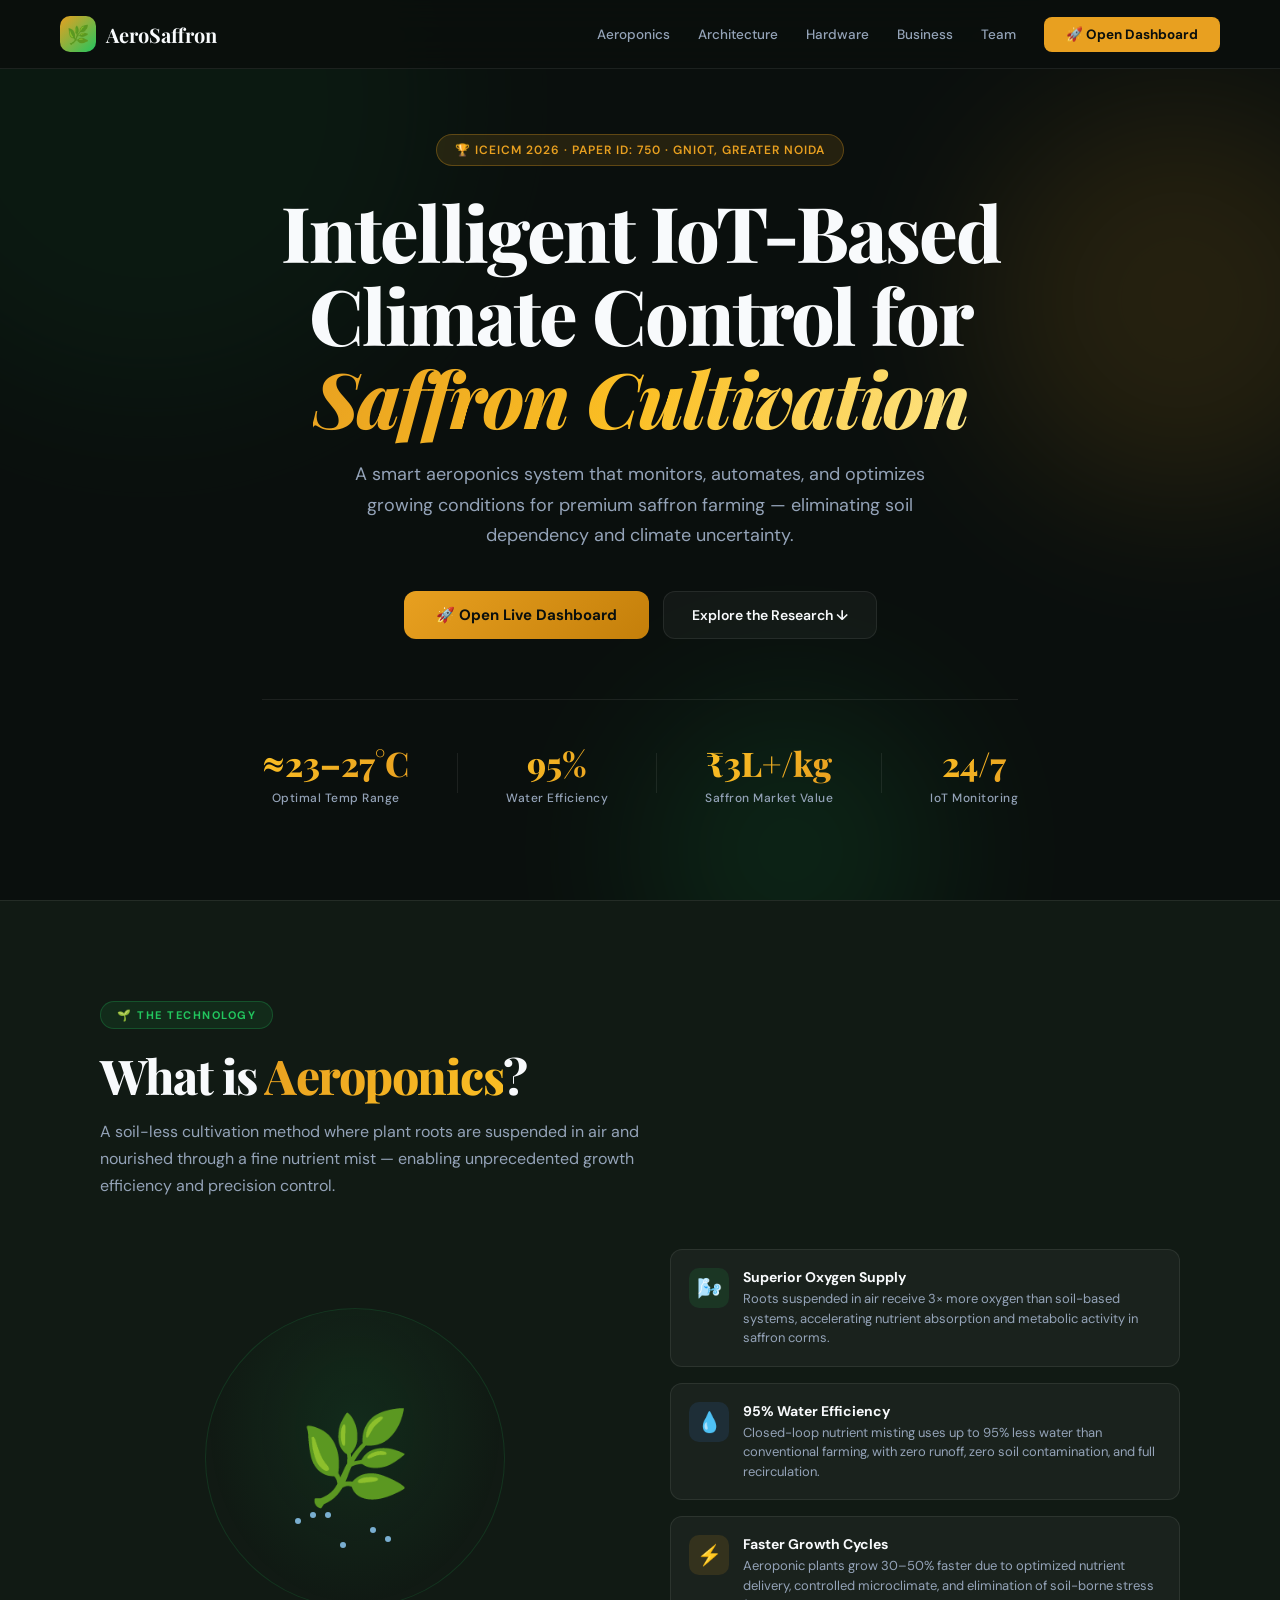
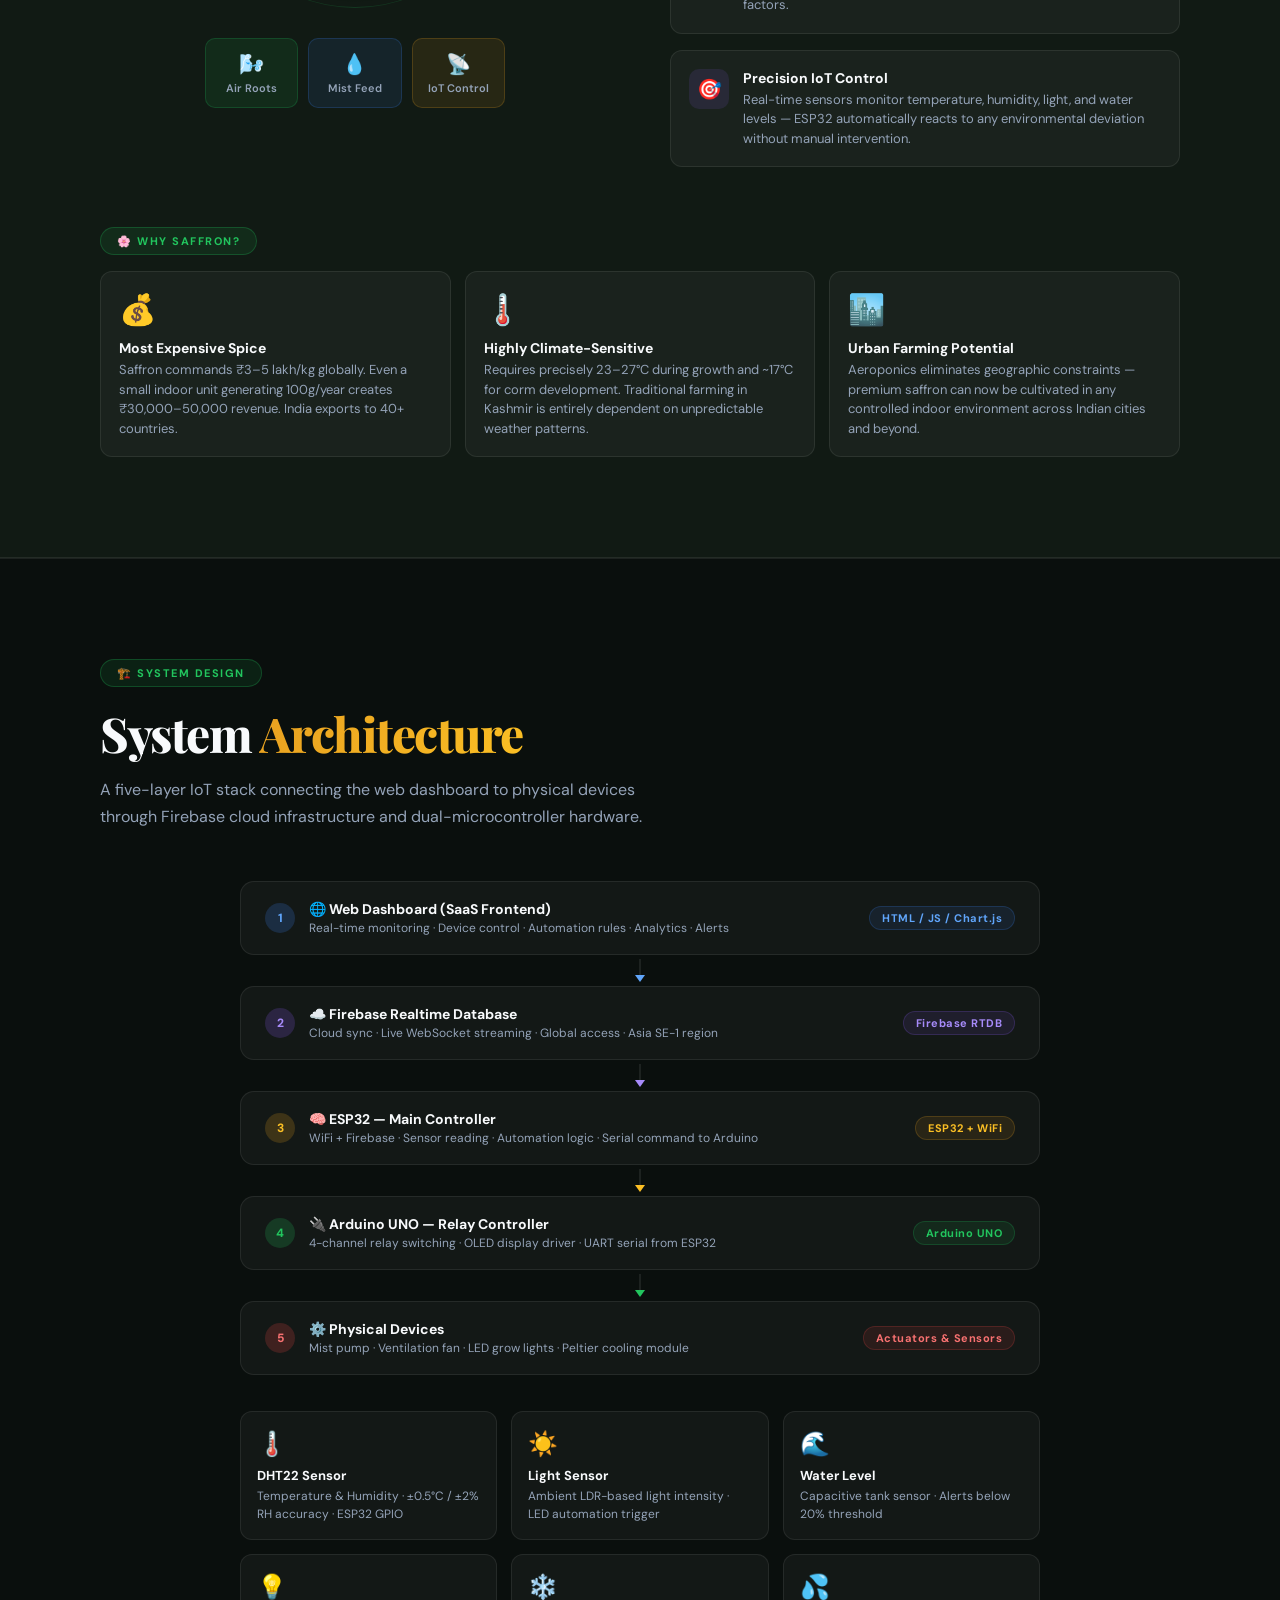
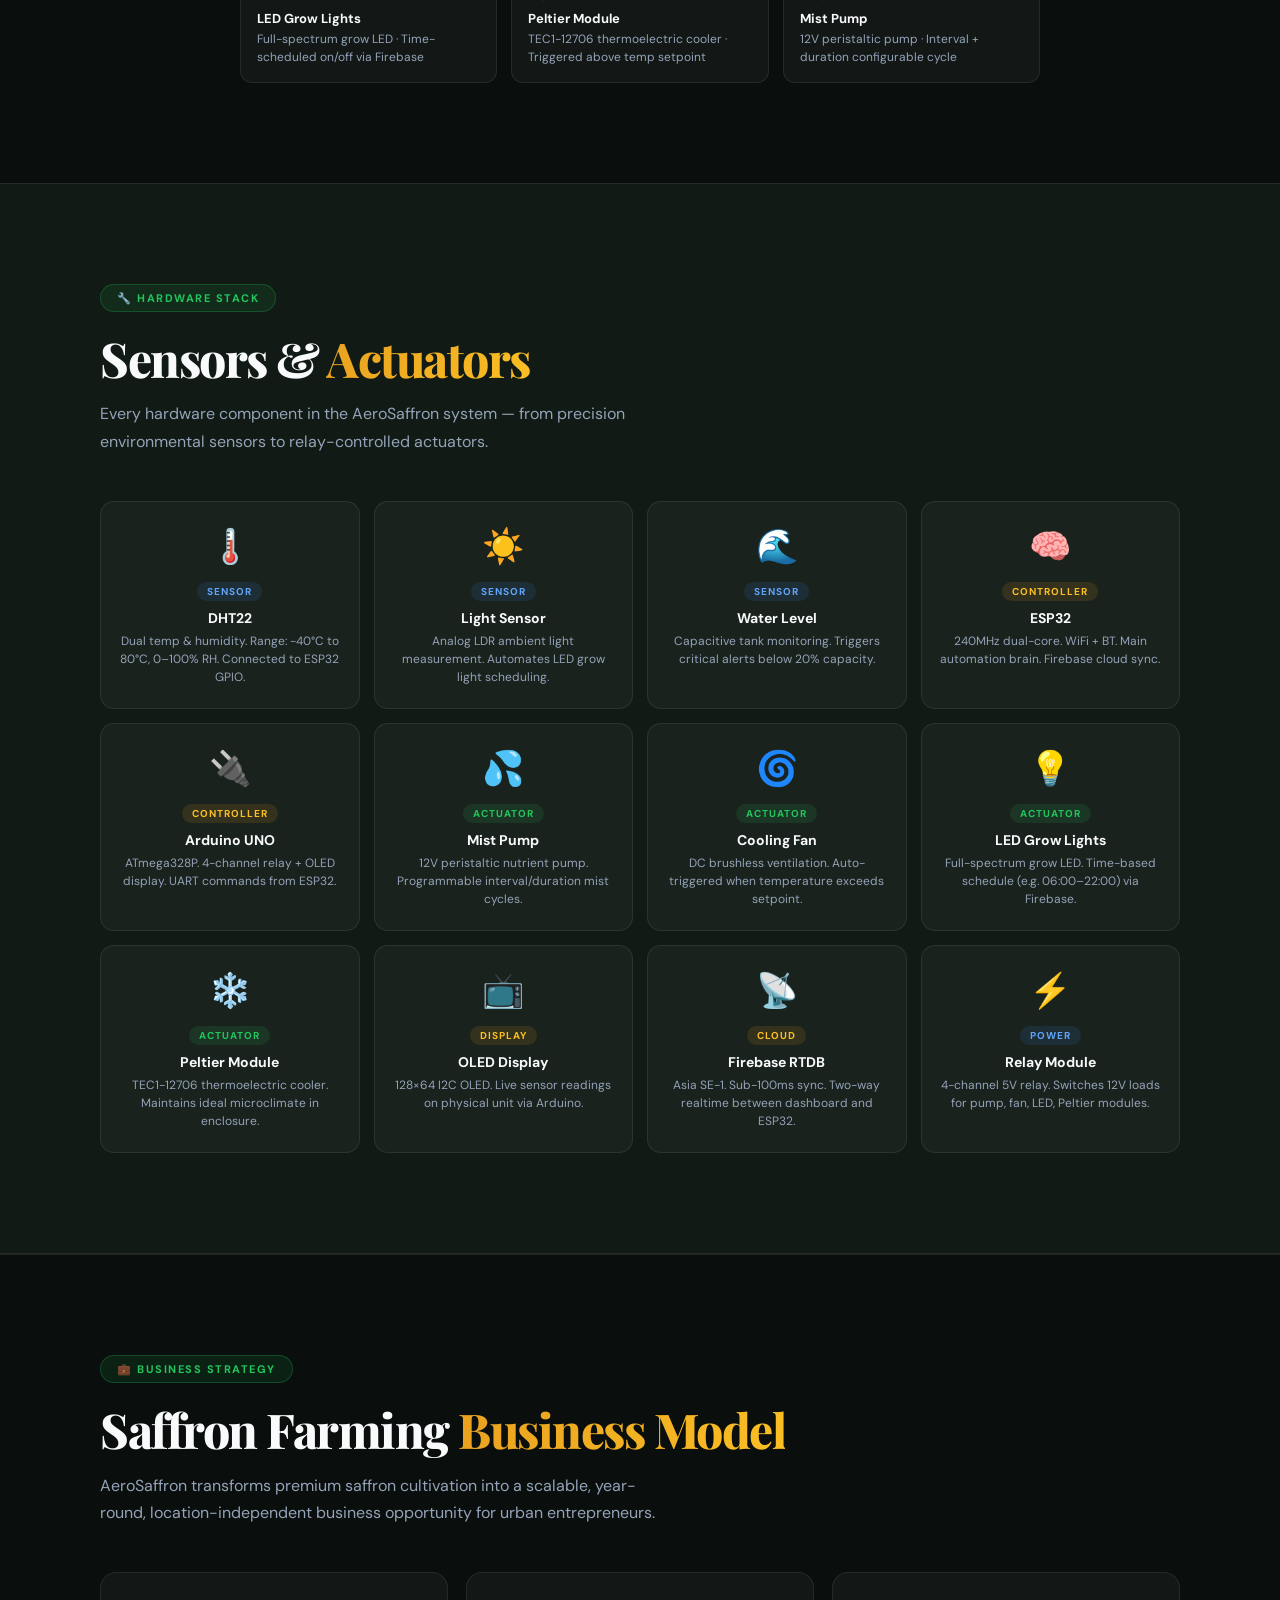
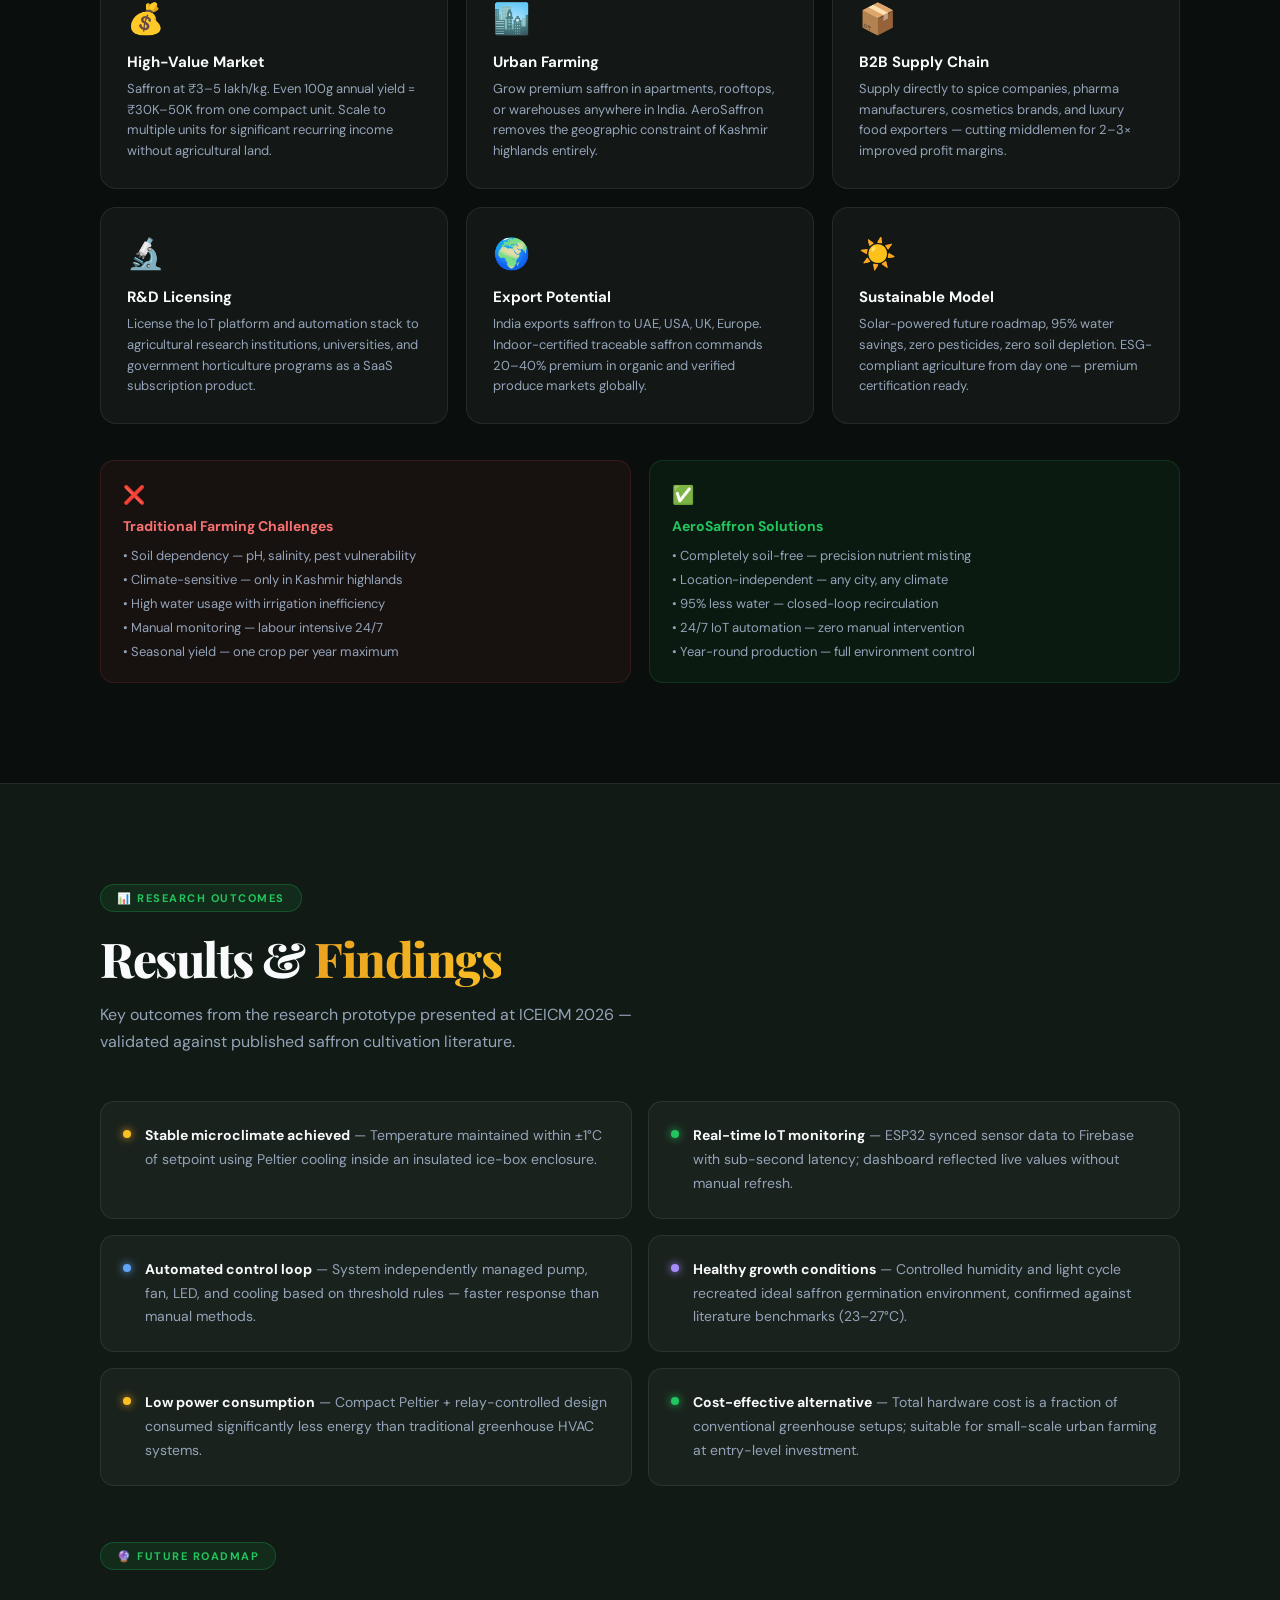
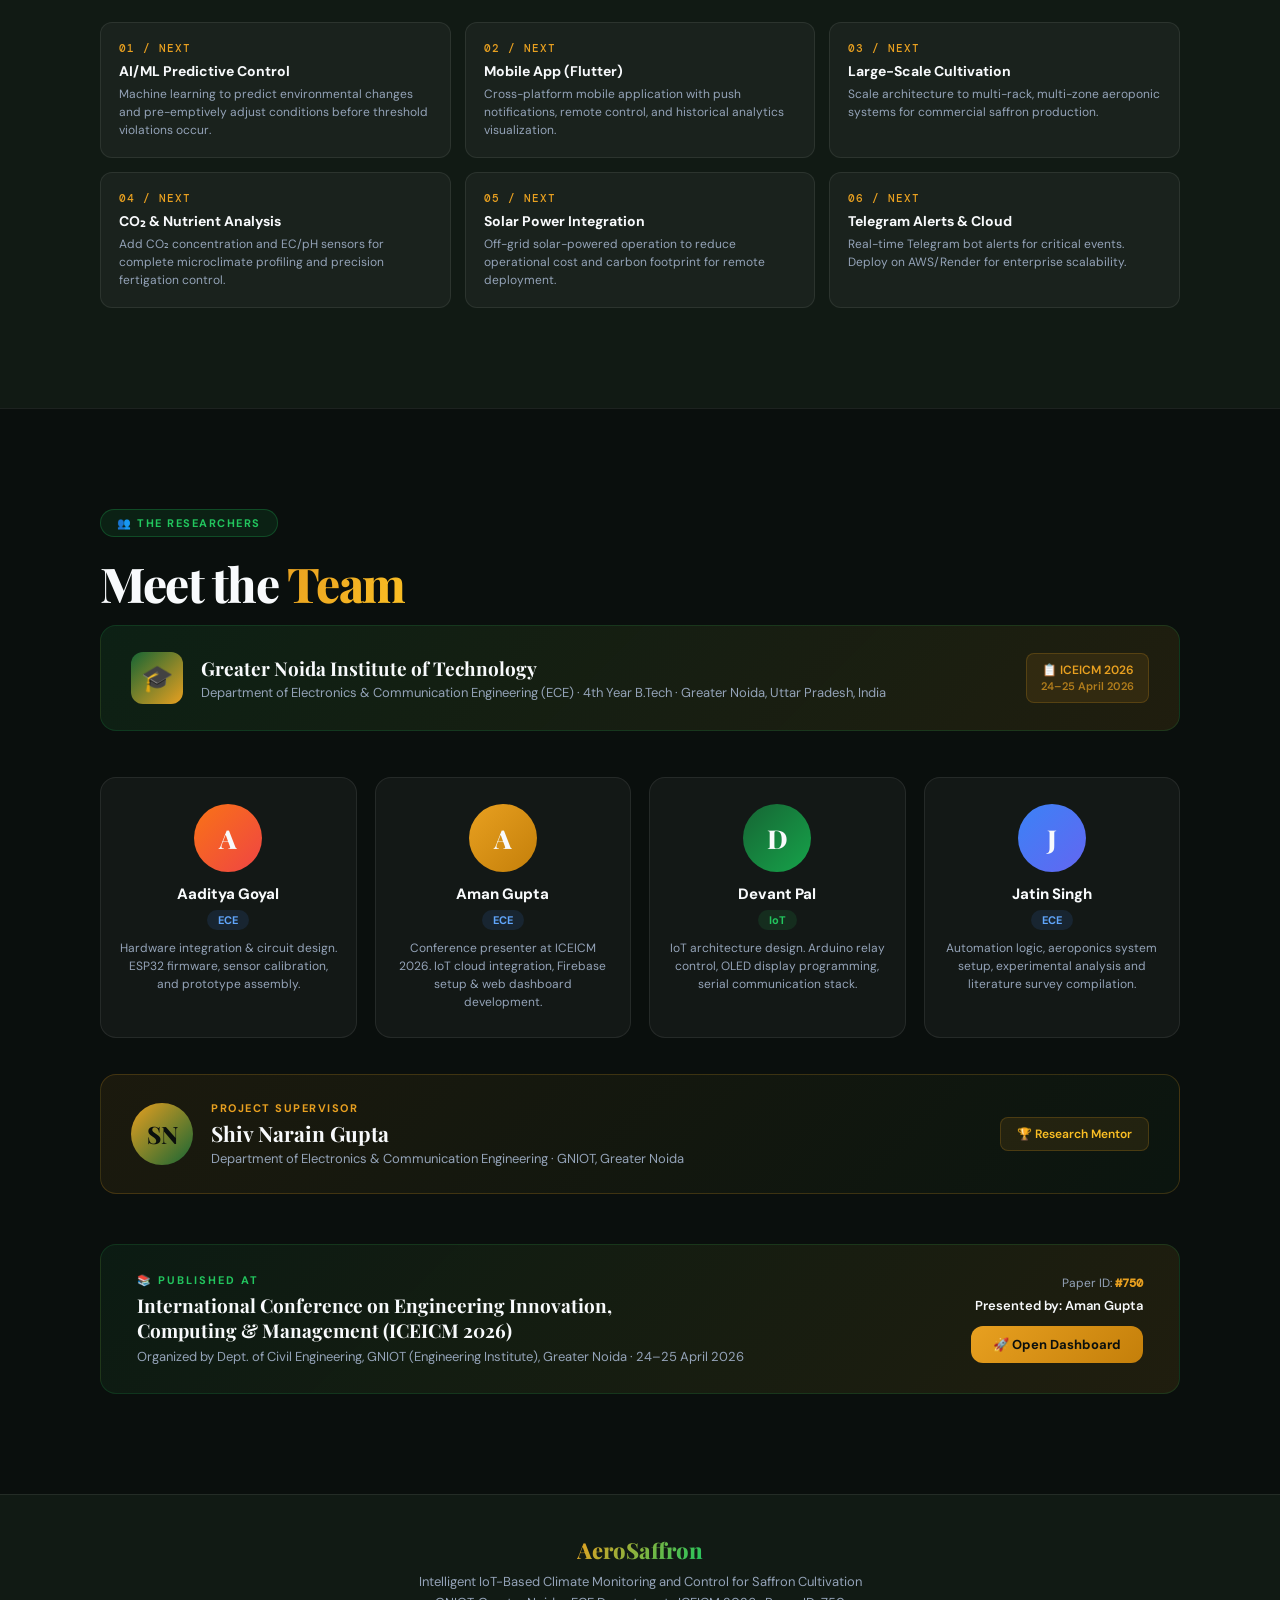
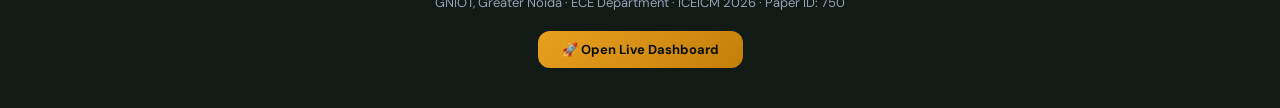
<file: index.html>
<!DOCTYPE html>
<html lang="en">
<head>
<meta charset="UTF-8"/>
<meta name="viewport" content="width=device-width, initial-scale=1.0"/>
<title>AeroSaffron – Intelligent IoT-Based Saffron Cultivation</title>
<link href="https://fonts.googleapis.com/css2?family=Playfair+Display:ital,wght@0,700;0,800;1,700&family=DM+Sans:wght@300;400;500;600;700&family=DM+Mono:wght@400;500&display=swap" rel="stylesheet"/>
<style>
:root{--sf:#e8a020;--sfd:#c47f0a;--sfl:#fbbf24;--gr:#166534;--grl:#22c55e;--grb:#f0fdf4;--dk:#0a0f0d;--dk2:#111a14;--dk3:#1a2e1f;--txt:#f8fafc;--muted:#94a3b8;--brd:rgba(255,255,255,0.08);--cbg:rgba(255,255,255,0.04);--rad:16px;}
*{box-sizing:border-box;margin:0;padding:0;}html{scroll-behavior:smooth;}
body{font-family:'DM Sans',sans-serif;background:var(--dk);color:var(--txt);overflow-x:hidden;}
nav{position:fixed;top:0;left:0;right:0;z-index:999;padding:16px 60px;display:flex;align-items:center;justify-content:space-between;background:rgba(10,15,13,0.9);backdrop-filter:blur(20px);border-bottom:1px solid var(--brd);}
.nav-logo{display:flex;align-items:center;gap:10px;font-family:'Playfair Display',serif;font-size:20px;font-weight:700;color:var(--txt);text-decoration:none;}
.nav-logo-icon{width:36px;height:36px;background:linear-gradient(135deg,var(--sf),var(--grl));border-radius:10px;display:flex;align-items:center;justify-content:center;font-size:18px;}
.nav-links{display:flex;align-items:center;gap:28px;}
.nav-links a{font-size:13.5px;font-weight:500;color:var(--muted);text-decoration:none;transition:color 0.2s;}
.nav-links a:hover{color:var(--txt);}
.nav-cta{background:var(--sf)!important;color:#0a0f0d!important;padding:9px 22px;border-radius:8px;font-weight:700!important;}
.nav-cta:hover{background:var(--sfl)!important;box-shadow:0 8px 20px rgba(232,160,32,0.35)!important;}
.hero{min-height:100vh;display:flex;flex-direction:column;align-items:center;justify-content:center;text-align:center;padding:120px 60px 80px;position:relative;overflow:hidden;}
.orb{position:absolute;border-radius:50%;filter:blur(80px);opacity:0.12;animation:float 8s ease-in-out infinite;}
.orb-1{width:600px;height:600px;background:var(--gr);top:-200px;left:-150px;animation-delay:0s;}
.orb-2{width:400px;height:400px;background:var(--sf);top:100px;right:-100px;animation-delay:-3s;}
.orb-3{width:300px;height:300px;background:#22c55e;bottom:-100px;left:50%;animation-delay:-5s;}
@keyframes float{0%,100%{transform:translateY(0) scale(1);}50%{transform:translateY(-30px) scale(1.05);}}
.hero-badge{display:inline-flex;align-items:center;gap:8px;background:rgba(232,160,32,0.12);border:1px solid rgba(232,160,32,0.3);color:var(--sf);padding:7px 18px;border-radius:30px;font-size:12px;font-weight:600;letter-spacing:1px;text-transform:uppercase;margin-bottom:24px;animation:fadeUp 0.7s ease both;}
.hero h1{font-family:'Playfair Display',serif;font-size:clamp(42px,6vw,78px);font-weight:800;line-height:1.08;max-width:900px;letter-spacing:-2px;animation:fadeUp 0.7s 0.1s ease both;}
.hero h1 em{font-style:italic;background:linear-gradient(120deg,var(--sf),var(--sfl),#fde68a);-webkit-background-clip:text;-webkit-text-fill-color:transparent;background-clip:text;}
.hero-sub{font-size:18px;color:var(--muted);max-width:580px;margin:20px auto 40px;line-height:1.7;animation:fadeUp 0.7s 0.2s ease both;}
.hero-actions{display:flex;align-items:center;gap:14px;animation:fadeUp 0.7s 0.3s ease both;}
.btn-launch{display:inline-flex;align-items:center;gap:9px;background:linear-gradient(135deg,var(--sf),var(--sfd));color:#0a0f0d;padding:14px 32px;border-radius:12px;font-weight:700;font-size:15px;text-decoration:none;transition:all 0.25s;}
.btn-launch:hover{transform:translateY(-2px);box-shadow:0 12px 32px rgba(232,160,32,0.45);}
.btn-learn{display:inline-flex;align-items:center;gap:8px;border:1.5px solid var(--brd);color:var(--txt);padding:14px 28px;border-radius:12px;font-weight:600;font-size:14px;text-decoration:none;transition:all 0.2s;background:var(--cbg);}
.btn-learn:hover{border-color:rgba(255,255,255,0.2);background:rgba(255,255,255,0.08);}
.hero-stats{display:flex;align-items:center;gap:48px;margin-top:60px;padding-top:40px;border-top:1px solid var(--brd);animation:fadeUp 0.7s 0.4s ease both;}
.stat-val{font-family:'Playfair Display',serif;font-size:34px;font-weight:800;background:linear-gradient(120deg,var(--sfl),var(--sf));-webkit-background-clip:text;-webkit-text-fill-color:transparent;background-clip:text;}
.stat-label{font-size:12px;color:var(--muted);margin-top:4px;font-weight:500;letter-spacing:0.5px;}
.stat-div{width:1px;height:40px;background:var(--brd);}
@keyframes fadeUp{from{opacity:0;transform:translateY(24px);}to{opacity:1;transform:translateY(0);}}
section{position:relative;z-index:1;}
.sw{max-width:1200px;margin:0 auto;padding:100px 60px;}
.slabel{display:inline-flex;align-items:center;gap:8px;background:rgba(34,197,94,0.1);border:1px solid rgba(34,197,94,0.25);color:var(--grl);padding:6px 16px;border-radius:30px;font-size:11px;font-weight:700;letter-spacing:1.5px;text-transform:uppercase;margin-bottom:20px;}
.stitle{font-family:'Playfair Display',serif;font-size:clamp(30px,4vw,48px);font-weight:800;line-height:1.1;letter-spacing:-1.5px;margin-bottom:16px;}
.stitle span{background:linear-gradient(120deg,var(--sf),var(--sfl));-webkit-background-clip:text;-webkit-text-fill-color:transparent;background-clip:text;}
.sdesc{font-size:16px;color:var(--muted);max-width:560px;line-height:1.7;}
/* AEROPONICS */
.aero-sec{background:var(--dk2);border-top:1px solid var(--brd);border-bottom:1px solid var(--brd);}
.aero-grid{display:grid;grid-template-columns:1fr 1fr;gap:60px;align-items:center;margin-top:50px;}
.plant-box{width:300px;height:300px;background:radial-gradient(ellipse at 50% 40%,rgba(34,197,94,0.1) 0%,transparent 70%);border:1px solid rgba(34,197,94,0.15);border-radius:50%;display:flex;align-items:center;justify-content:center;font-size:90px;position:relative;margin:0 auto;animation:breathe 3s ease-in-out infinite;}
@keyframes breathe{0%,100%{box-shadow:0 0 0 0 rgba(34,197,94,0.1);}50%{box-shadow:0 0 60px 20px rgba(34,197,94,0.18);}}
.md{position:absolute;width:6px;height:6px;background:rgba(147,210,255,0.8);border-radius:50%;animation:mist 2s ease-in-out infinite;}
@keyframes mist{0%{opacity:0;transform:translateY(0) scale(0.5);}50%{opacity:1;}100%{opacity:0;transform:translateY(-40px) scale(1.5);}}
.feats{display:flex;flex-direction:column;gap:16px;}
.feat{display:flex;align-items:flex-start;gap:14px;padding:18px;background:var(--cbg);border:1px solid var(--brd);border-radius:12px;transition:all 0.25s;}
.feat:hover{background:rgba(255,255,255,0.07);border-color:rgba(34,197,94,0.25);transform:translateX(4px);}
.fi{width:40px;height:40px;border-radius:10px;flex-shrink:0;display:flex;align-items:center;justify-content:center;font-size:20px;}
.fi-g{background:rgba(34,197,94,0.12);}.fi-b{background:rgba(59,130,246,0.12);}.fi-s{background:rgba(232,160,32,0.12);}.fi-p{background:rgba(139,92,246,0.12);}
.ft{font-weight:700;font-size:14px;margin-bottom:3px;}.fd{font-size:13px;color:var(--muted);line-height:1.5;}
/* ARCHITECTURE */
.arch-wrap{display:flex;flex-direction:column;align-items:center;gap:0;margin-top:50px;}
.al{width:100%;max-width:800px;background:var(--cbg);border:1px solid var(--brd);border-radius:14px;padding:18px 24px;display:flex;align-items:center;justify-content:space-between;transition:all 0.25s;}
.al:hover{background:rgba(255,255,255,0.07);}
.al-left{display:flex;align-items:center;gap:14px;}
.an{width:30px;height:30px;border-radius:50%;display:flex;align-items:center;justify-content:center;font-size:12px;font-weight:800;flex-shrink:0;}
.at{font-weight:700;font-size:14px;}.ad{font-size:12px;color:var(--muted);margin-top:2px;}
.ab{padding:4px 12px;border-radius:20px;font-size:11px;font-weight:700;letter-spacing:0.5px;}
.arrow{display:flex;flex-direction:column;align-items:center;padding:4px 0;}
.aln{width:2px;height:16px;background:var(--brd);}
.arh{width:0;height:0;border-left:5px solid transparent;border-right:5px solid transparent;border-top:7px solid;}
.c1 .an{background:rgba(59,130,246,0.2);color:#60a5fa;}.c1 .ab{background:rgba(59,130,246,0.1);color:#60a5fa;border:1px solid rgba(59,130,246,0.2);}.c1 .arh{border-top-color:#60a5fa;}
.c2 .an{background:rgba(139,92,246,0.2);color:#a78bfa;}.c2 .ab{background:rgba(139,92,246,0.1);color:#a78bfa;border:1px solid rgba(139,92,246,0.2);}.c2 .arh{border-top-color:#a78bfa;}
.c3 .an{background:rgba(232,160,32,0.2);color:var(--sfl);}.c3 .ab{background:rgba(232,160,32,0.1);color:var(--sfl);border:1px solid rgba(232,160,32,0.2);}.c3 .arh{border-top-color:var(--sfl);}
.c4 .an{background:rgba(34,197,94,0.2);color:var(--grl);}.c4 .ab{background:rgba(34,197,94,0.1);color:var(--grl);border:1px solid rgba(34,197,94,0.2);}.c4 .arh{border-top-color:var(--grl);}
.c5 .an{background:rgba(239,68,68,0.2);color:#f87171;}.c5 .ab{background:rgba(239,68,68,0.1);color:#f87171;border:1px solid rgba(239,68,68,0.2);}
.comp-grid{display:grid;grid-template-columns:repeat(3,1fr);gap:14px;margin-top:36px;max-width:800px;}
.comp{background:var(--cbg);border:1px solid var(--brd);border-radius:12px;padding:16px;transition:all 0.25s;}
.comp:hover{background:rgba(255,255,255,0.07);transform:translateY(-2px);}
.ci{font-size:24px;margin-bottom:8px;}.cn{font-weight:700;font-size:13px;margin-bottom:3px;}.cd{font-size:12px;color:var(--muted);line-height:1.5;}
/* DEVICES */
.dev-sec{background:var(--dk2);border-top:1px solid var(--brd);border-bottom:1px solid var(--brd);}
.dev-grid{display:grid;grid-template-columns:repeat(4,1fr);gap:14px;margin-top:46px;}
.dcard{background:var(--cbg);border:1px solid var(--brd);border-radius:14px;padding:22px 18px;text-align:center;transition:all 0.25s;position:relative;overflow:hidden;}
.dcard::before{content:'';position:absolute;inset:0;background:radial-gradient(ellipse at 50% 0%,var(--glow) 0%,transparent 70%);opacity:0;transition:opacity 0.3s;}
.dcard:hover::before{opacity:1;}.dcard:hover{transform:translateY(-4px);border-color:rgba(255,255,255,0.15);}
.dcard.s{--glow:rgba(59,130,246,0.15);}.dcard.a{--glow:rgba(34,197,94,0.15);}.dcard.c{--glow:rgba(232,160,32,0.15);}
.dico{font-size:34px;margin-bottom:10px;}
.dtyp{display:inline-block;padding:3px 10px;border-radius:20px;font-size:10px;font-weight:700;letter-spacing:1px;text-transform:uppercase;margin-bottom:8px;}
.ts{background:rgba(59,130,246,0.12);color:#60a5fa;}.ta{background:rgba(34,197,94,0.12);color:var(--grl);}.tc{background:rgba(232,160,32,0.12);color:var(--sfl);}
.dnm{font-weight:700;font-size:14px;margin-bottom:5px;}.ddt{font-size:12px;color:var(--muted);line-height:1.5;}
/* BIZ */
.biz-grid{display:grid;grid-template-columns:repeat(3,1fr);gap:18px;margin-top:46px;}
.bc{background:var(--cbg);border:1px solid var(--brd);border-radius:16px;padding:26px;transition:all 0.25s;position:relative;overflow:hidden;}
.bc::after{content:'';position:absolute;bottom:0;left:0;right:0;height:3px;background:var(--acc);opacity:0;transition:opacity 0.3s;border-radius:0 0 16px 16px;}
.bc:hover::after{opacity:1;}.bc:hover{transform:translateY(-4px);background:rgba(255,255,255,0.06);}
.b1{--acc:linear-gradient(90deg,var(--sf),var(--sfl));}.b2{--acc:linear-gradient(90deg,var(--grl),#4ade80);}.b3{--acc:linear-gradient(90deg,#60a5fa,#818cf8);}
.b4{--acc:linear-gradient(90deg,#f87171,#fb7185);}.b5{--acc:linear-gradient(90deg,#a78bfa,#c084fc);}.b6{--acc:linear-gradient(90deg,#34d399,#6ee7b7);}
.bi{font-size:30px;margin-bottom:14px;}.bt{font-weight:700;font-size:15px;margin-bottom:7px;}.bd{font-size:13px;color:var(--muted);line-height:1.6;}
/* RESULTS */
.res-grid{display:grid;grid-template-columns:repeat(2,1fr);gap:16px;margin-top:46px;}
.rcard{background:var(--cbg);border:1px solid var(--brd);border-radius:14px;padding:22px;display:flex;gap:14px;align-items:flex-start;transition:all 0.25s;}
.rcard:hover{background:rgba(255,255,255,0.06);}
.rb{width:8px;height:8px;border-radius:50%;margin-top:6px;flex-shrink:0;}
.rb-sf{background:var(--sfl);box-shadow:0 0 8px var(--sf);}.rb-gr{background:var(--grl);box-shadow:0 0 8px var(--grl);}.rb-bl{background:#60a5fa;box-shadow:0 0 8px #60a5fa;}.rb-pu{background:#a78bfa;box-shadow:0 0 8px #a78bfa;}
.rtxt{font-size:14px;color:var(--muted);line-height:1.7;}
.rtxt strong{color:var(--txt);}
/* FUTURE */
.fut-grid{display:grid;grid-template-columns:repeat(3,1fr);gap:14px;margin-top:36px;}
.fitem{background:var(--cbg);border:1px solid var(--brd);border-radius:12px;padding:18px;transition:all 0.25s;}
.fitem:hover{background:rgba(255,255,255,0.07);transform:translateY(-2px);}
.fnum{font-family:'DM Mono',monospace;font-size:11px;font-weight:500;color:var(--sf);margin-bottom:7px;letter-spacing:1px;}
.ftit{font-weight:700;font-size:14px;margin-bottom:5px;}.fdesc{font-size:12px;color:var(--muted);line-height:1.5;}
/* TEAM */
.coll{background:linear-gradient(135deg,rgba(22,101,52,0.2),rgba(232,160,32,0.1));border:1px solid rgba(34,197,94,0.15);border-radius:16px;padding:26px 30px;margin-bottom:46px;display:flex;align-items:center;gap:18px;}
.col-ico{width:52px;height:52px;border-radius:12px;flex-shrink:0;background:linear-gradient(135deg,var(--gr),var(--sf));display:flex;align-items:center;justify-content:center;font-size:26px;}
.col-nm{font-family:'Playfair Display',serif;font-size:19px;font-weight:700;}
.col-sub{font-size:13px;color:var(--muted);margin-top:3px;}
.col-conf{margin-left:auto;text-align:right;font-size:12px;color:var(--sf);font-weight:600;background:rgba(232,160,32,0.1);border:1px solid rgba(232,160,32,0.2);padding:8px 14px;border-radius:8px;}
.team-grid{display:grid;grid-template-columns:repeat(4,1fr);gap:18px;margin-bottom:36px;}
.tcard{background:var(--cbg);border:1px solid var(--brd);border-radius:16px;padding:26px 18px;text-align:center;transition:all 0.3s;}
.tcard:hover{transform:translateY(-6px);border-color:rgba(232,160,32,0.3);}
.tav{width:68px;height:68px;border-radius:50%;margin:0 auto 12px;display:flex;align-items:center;justify-content:center;font-size:26px;font-weight:800;font-family:'Playfair Display',serif;transition:all 0.3s;}
.tcard:hover .tav{box-shadow:0 0 30px rgba(232,160,32,0.3);}
.av1{background:linear-gradient(135deg,#f97316,#ef4444);}.av2{background:linear-gradient(135deg,var(--sf),var(--sfd));}.av3{background:linear-gradient(135deg,var(--gr),#16a34a);}.av4{background:linear-gradient(135deg,#3b82f6,#6366f1);}
.tnm{font-weight:800;font-size:15px;margin-bottom:4px;}
.tdpt{display:inline-block;padding:3px 11px;border-radius:20px;font-size:11px;font-weight:700;margin-bottom:9px;}
.te{background:rgba(59,130,246,0.12);color:#60a5fa;}.tio{background:rgba(34,197,94,0.12);color:var(--grl);}
.trl{font-size:12px;color:var(--muted);line-height:1.5;}
.supc{background:linear-gradient(135deg,rgba(232,160,32,0.08),rgba(22,101,52,0.08));border:1px solid rgba(232,160,32,0.2);border-radius:16px;padding:26px 30px;display:flex;align-items:center;gap:18px;}
.supav{width:62px;height:62px;border-radius:50%;flex-shrink:0;background:linear-gradient(135deg,var(--sf),var(--gr));display:flex;align-items:center;justify-content:center;font-size:24px;font-weight:800;font-family:'Playfair Display',serif;color:var(--dk);}
.suplbl{font-size:11px;font-weight:700;letter-spacing:1.5px;text-transform:uppercase;color:var(--sf);margin-bottom:4px;}
.supnm{font-family:'Playfair Display',serif;font-size:21px;font-weight:700;}
.supdp{font-size:13px;color:var(--muted);margin-top:3px;}
.supbadge{background:rgba(232,160,32,0.1);border:1px solid rgba(232,160,32,0.2);color:var(--sfl);padding:8px 16px;border-radius:8px;font-size:12px;font-weight:600;}
/* CONF BANNER */
.conf{background:linear-gradient(135deg,rgba(22,101,52,0.15),rgba(232,160,32,0.1));border:1px solid rgba(34,197,94,0.15);border-radius:16px;padding:28px 36px;margin-top:50px;display:flex;align-items:center;justify-content:space-between;}
.clbl{font-size:11px;font-weight:700;letter-spacing:2px;text-transform:uppercase;color:var(--grl);margin-bottom:6px;}
.ctit{font-family:'Playfair Display',serif;font-size:19px;font-weight:700;line-height:1.3;}
.cdet{font-size:13px;color:var(--muted);margin-top:5px;}
.cpid{font-size:12px;color:var(--muted);}.cpid span{font-family:'DM Mono',monospace;color:var(--sf);font-weight:600;}
.cprs{font-size:13px;font-weight:600;color:var(--txt);margin-top:6px;}
footer{background:var(--dk2);border-top:1px solid var(--brd);padding:40px 60px;text-align:center;position:relative;z-index:1;}
.flogo{font-family:'Playfair Display',serif;font-size:22px;font-weight:800;margin-bottom:8px;}
.flogo span{background:linear-gradient(120deg,var(--sf),var(--grl));-webkit-background-clip:text;-webkit-text-fill-color:transparent;background-clip:text;}
.fsub{font-size:13px;color:var(--muted);}
.reveal{opacity:0;transform:translateY(28px);transition:opacity 0.7s ease,transform 0.7s ease;}
.reveal.vis{opacity:1;transform:translateY(0);}
@media(max-width:1024px){.aero-grid,.biz-grid,.res-grid{grid-template-columns:1fr;}.dev-grid,.team-grid{grid-template-columns:repeat(2,1fr);}.comp-grid{grid-template-columns:repeat(2,1fr);}.sw{padding:80px 24px;}.hero{padding:120px 24px 80px;}nav{padding:16px 24px;}.nav-links a:not(.nav-cta){display:none;}}
@media(max-width:640px){.hero-stats{flex-wrap:wrap;gap:20px;justify-content:center;}.stat-div{display:none;}.dev-grid{grid-template-columns:repeat(2,1fr);}.team-grid{grid-template-columns:repeat(2,1fr);}.conf{flex-direction:column;gap:20px;}.coll{flex-direction:column;text-align:center;}.col-conf{margin:0;}.supc{flex-direction:column;text-align:center;}.fut-grid{grid-template-columns:1fr;}}
</style>
</head>
<body>

<nav>
  <a class="nav-logo" href="dashboard.html">
    <div class="nav-logo-icon">🌿</div>AeroSaffron
  </a>
  <div class="nav-links">
    <a href="#aeroponics">Aeroponics</a>
    <a href="#architecture">Architecture</a>
    <a href="#devices">Hardware</a>
    <a href="#business">Business</a>
    <a href="#team">Team</a>
    <a href="dashboard.html" class="nav-cta">🚀 Open Dashboard</a>
  </div>
</nav>

<!-- HERO -->
<section class="hero">
  <div class="orb orb-1"></div><div class="orb orb-2"></div><div class="orb orb-3"></div>
  <div class="hero-badge">🏆 ICEICM 2026 · Paper ID: 750 · GNIOT, Greater Noida</div>
  <h1>Intelligent IoT-Based<br/>Climate Control for<br/><em>Saffron Cultivation</em></h1>
  <p class="hero-sub">A smart aeroponics system that monitors, automates, and optimizes growing conditions for premium saffron farming — eliminating soil dependency and climate uncertainty.</p>
  <div class="hero-actions">
    <a href="dashboard.html" class="btn-launch">🚀 Open Live Dashboard</a>
    <a href="#aeroponics" class="btn-learn">Explore the Research ↓</a>
  </div>
  <div class="hero-stats">
    <div><div class="stat-val">≈23–27°C</div><div class="stat-label">Optimal Temp Range</div></div>
    <div class="stat-div"></div>
    <div><div class="stat-val">95%</div><div class="stat-label">Water Efficiency</div></div>
    <div class="stat-div"></div>
    <div><div class="stat-val">₹3L+/kg</div><div class="stat-label">Saffron Market Value</div></div>
    <div class="stat-div"></div>
    <div><div class="stat-val">24/7</div><div class="stat-label">IoT Monitoring</div></div>
  </div>
</section>

<!-- AEROPONICS -->
<section class="aero-sec" id="aeroponics">
<div class="sw">
  <div class="slabel">🌱 The Technology</div>
  <h2 class="stitle">What is <span>Aeroponics</span>?</h2>
  <p class="sdesc">A soil-less cultivation method where plant roots are suspended in air and nourished through a fine nutrient mist — enabling unprecedented growth efficiency and precision control.</p>
  <div class="aero-grid">
    <div class="reveal" style="display:flex;flex-direction:column;align-items:center;gap:30px;">
      <div class="plant-box">
        🌿
        <div class="md" style="bottom:30%;left:35%;animation-delay:0s;"></div>
        <div class="md" style="bottom:25%;left:55%;animation-delay:0.4s;"></div>
        <div class="md" style="bottom:20%;left:45%;animation-delay:0.8s;"></div>
        <div class="md" style="bottom:30%;left:40%;animation-delay:1.2s;"></div>
        <div class="md" style="bottom:22%;left:60%;animation-delay:1.6s;"></div>
        <div class="md" style="bottom:28%;left:30%;animation-delay:2s;"></div>
      </div>
      <div style="display:grid;grid-template-columns:repeat(3,1fr);gap:10px;width:100%;max-width:300px;">
        <div style="background:rgba(34,197,94,0.1);border:1px solid rgba(34,197,94,0.2);border-radius:10px;padding:12px;text-align:center;"><div style="font-size:20px;margin-bottom:4px;">🌬️</div><div style="font-size:11px;color:var(--muted);font-weight:600;">Air Roots</div></div>
        <div style="background:rgba(59,130,246,0.1);border:1px solid rgba(59,130,246,0.2);border-radius:10px;padding:12px;text-align:center;"><div style="font-size:20px;margin-bottom:4px;">💧</div><div style="font-size:11px;color:var(--muted);font-weight:600;">Mist Feed</div></div>
        <div style="background:rgba(232,160,32,0.1);border:1px solid rgba(232,160,32,0.2);border-radius:10px;padding:12px;text-align:center;"><div style="font-size:20px;margin-bottom:4px;">📡</div><div style="font-size:11px;color:var(--muted);font-weight:600;">IoT Control</div></div>
      </div>
    </div>
    <div class="feats reveal">
      <div class="feat"><div class="fi fi-g">🌬️</div><div><div class="ft">Superior Oxygen Supply</div><div class="fd">Roots suspended in air receive 3× more oxygen than soil-based systems, accelerating nutrient absorption and metabolic activity in saffron corms.</div></div></div>
      <div class="feat"><div class="fi fi-b">💧</div><div><div class="ft">95% Water Efficiency</div><div class="fd">Closed-loop nutrient misting uses up to 95% less water than conventional farming, with zero runoff, zero soil contamination, and full recirculation.</div></div></div>
      <div class="feat"><div class="fi fi-s">⚡</div><div><div class="ft">Faster Growth Cycles</div><div class="fd">Aeroponic plants grow 30–50% faster due to optimized nutrient delivery, controlled microclimate, and elimination of soil-borne stress factors.</div></div></div>
      <div class="feat"><div class="fi fi-p">🎯</div><div><div class="ft">Precision IoT Control</div><div class="fd">Real-time sensors monitor temperature, humidity, light, and water levels — ESP32 automatically reacts to any environmental deviation without manual intervention.</div></div></div>
    </div>
  </div>

  <!-- Why Saffron -->
  <div style="margin-top:60px;" class="reveal">
    <div class="slabel" style="margin-bottom:16px;">🌸 Why Saffron?</div>
    <div style="display:grid;grid-template-columns:repeat(3,1fr);gap:14px;">
      <div class="feat" style="flex-direction:column;gap:10px;"><div style="font-size:30px;">💰</div><div><div class="ft">Most Expensive Spice</div><div class="fd">Saffron commands ₹3–5 lakh/kg globally. Even a small indoor unit generating 100g/year creates ₹30,000–50,000 revenue. India exports to 40+ countries.</div></div></div>
      <div class="feat" style="flex-direction:column;gap:10px;"><div style="font-size:30px;">🌡️</div><div><div class="ft">Highly Climate-Sensitive</div><div class="fd">Requires precisely 23–27°C during growth and ~17°C for corm development. Traditional farming in Kashmir is entirely dependent on unpredictable weather patterns.</div></div></div>
      <div class="feat" style="flex-direction:column;gap:10px;"><div style="font-size:30px;">🏙️</div><div><div class="ft">Urban Farming Potential</div><div class="fd">Aeroponics eliminates geographic constraints — premium saffron can now be cultivated in any controlled indoor environment across Indian cities and beyond.</div></div></div>
    </div>
  </div>
</div>
</section>

<!-- ARCHITECTURE -->
<section id="architecture" style="background:var(--dk);border-top:1px solid var(--brd);">
<div class="sw">
  <div class="slabel">🏗️ System Design</div>
  <h2 class="stitle">System <span>Architecture</span></h2>
  <p class="sdesc">A five-layer IoT stack connecting the web dashboard to physical devices through Firebase cloud infrastructure and dual-microcontroller hardware.</p>
  <div class="arch-wrap reveal">
    <div class="al c1"><div class="al-left"><div class="an">1</div><div><div class="at">🌐 Web Dashboard (SaaS Frontend)</div><div class="ad">Real-time monitoring · Device control · Automation rules · Analytics · Alerts</div></div></div><div class="ab">HTML / JS / Chart.js</div></div>
    <div class="arrow c1"><div class="aln"></div><div class="arh"></div></div>
    <div class="al c2"><div class="al-left"><div class="an">2</div><div><div class="at">☁️ Firebase Realtime Database</div><div class="ad">Cloud sync · Live WebSocket streaming · Global access · Asia SE-1 region</div></div></div><div class="ab">Firebase RTDB</div></div>
    <div class="arrow c2"><div class="aln"></div><div class="arh"></div></div>
    <div class="al c3"><div class="al-left"><div class="an">3</div><div><div class="at">🧠 ESP32 — Main Controller</div><div class="ad">WiFi + Firebase · Sensor reading · Automation logic · Serial command to Arduino</div></div></div><div class="ab">ESP32 + WiFi</div></div>
    <div class="arrow c3"><div class="aln"></div><div class="arh"></div></div>
    <div class="al c4"><div class="al-left"><div class="an">4</div><div><div class="at">🔌 Arduino UNO — Relay Controller</div><div class="ad">4-channel relay switching · OLED display driver · UART serial from ESP32</div></div></div><div class="ab">Arduino UNO</div></div>
    <div class="arrow c4"><div class="aln"></div><div class="arh"></div></div>
    <div class="al c5"><div class="al-left"><div class="an">5</div><div><div class="at">⚙️ Physical Devices</div><div class="ad">Mist pump · Ventilation fan · LED grow lights · Peltier cooling module</div></div></div><div class="ab">Actuators & Sensors</div></div>
  </div>
  <div class="comp-grid reveal" style="margin:36px auto 0;">
    <div class="comp"><div class="ci">🌡️</div><div class="cn">DHT22 Sensor</div><div class="cd">Temperature & Humidity · ±0.5°C / ±2% RH accuracy · ESP32 GPIO</div></div>
    <div class="comp"><div class="ci">☀️</div><div class="cn">Light Sensor</div><div class="cd">Ambient LDR-based light intensity · LED automation trigger</div></div>
    <div class="comp"><div class="ci">🌊</div><div class="cn">Water Level</div><div class="cd">Capacitive tank sensor · Alerts below 20% threshold</div></div>
    <div class="comp"><div class="ci">💡</div><div class="cn">LED Grow Lights</div><div class="cd">Full-spectrum grow LED · Time-scheduled on/off via Firebase</div></div>
    <div class="comp"><div class="ci">❄️</div><div class="cn">Peltier Module</div><div class="cd">TEC1-12706 thermoelectric cooler · Triggered above temp setpoint</div></div>
    <div class="comp"><div class="ci">💦</div><div class="cn">Mist Pump</div><div class="cd">12V peristaltic pump · Interval + duration configurable cycle</div></div>
  </div>
</div>
</section>

<!-- DEVICES -->
<section class="dev-sec" id="devices">
<div class="sw">
  <div class="slabel">🔧 Hardware Stack</div>
  <h2 class="stitle">Sensors &amp; <span>Actuators</span></h2>
  <p class="sdesc">Every hardware component in the AeroSaffron system — from precision environmental sensors to relay-controlled actuators.</p>
  <div class="dev-grid reveal">
    <div class="dcard s"><div class="dico">🌡️</div><div class="dtyp ts">Sensor</div><div class="dnm">DHT22</div><div class="ddt">Dual temp & humidity. Range: -40°C to 80°C, 0–100% RH. Connected to ESP32 GPIO.</div></div>
    <div class="dcard s"><div class="dico">☀️</div><div class="dtyp ts">Sensor</div><div class="dnm">Light Sensor</div><div class="ddt">Analog LDR ambient light measurement. Automates LED grow light scheduling.</div></div>
    <div class="dcard s"><div class="dico">🌊</div><div class="dtyp ts">Sensor</div><div class="dnm">Water Level</div><div class="ddt">Capacitive tank monitoring. Triggers critical alerts below 20% capacity.</div></div>
    <div class="dcard c"><div class="dico">🧠</div><div class="dtyp tc">Controller</div><div class="dnm">ESP32</div><div class="ddt">240MHz dual-core. WiFi + BT. Main automation brain. Firebase cloud sync.</div></div>
    <div class="dcard c"><div class="dico">🔌</div><div class="dtyp tc">Controller</div><div class="dnm">Arduino UNO</div><div class="ddt">ATmega328P. 4-channel relay + OLED display. UART commands from ESP32.</div></div>
    <div class="dcard a"><div class="dico">💦</div><div class="dtyp ta">Actuator</div><div class="dnm">Mist Pump</div><div class="ddt">12V peristaltic nutrient pump. Programmable interval/duration mist cycles.</div></div>
    <div class="dcard a"><div class="dico">🌀</div><div class="dtyp ta">Actuator</div><div class="dnm">Cooling Fan</div><div class="ddt">DC brushless ventilation. Auto-triggered when temperature exceeds setpoint.</div></div>
    <div class="dcard a"><div class="dico">💡</div><div class="dtyp ta">Actuator</div><div class="dnm">LED Grow Lights</div><div class="ddt">Full-spectrum grow LED. Time-based schedule (e.g. 06:00–22:00) via Firebase.</div></div>
    <div class="dcard a"><div class="dico">❄️</div><div class="dtyp ta">Actuator</div><div class="dnm">Peltier Module</div><div class="ddt">TEC1-12706 thermoelectric cooler. Maintains ideal microclimate in enclosure.</div></div>
    <div class="dcard c"><div class="dico">📺</div><div class="dtyp tc">Display</div><div class="dnm">OLED Display</div><div class="ddt">128×64 I2C OLED. Live sensor readings on physical unit via Arduino.</div></div>
    <div class="dcard c"><div class="dico">📡</div><div class="dtyp tc">Cloud</div><div class="dnm">Firebase RTDB</div><div class="ddt">Asia SE-1. Sub-100ms sync. Two-way realtime between dashboard and ESP32.</div></div>
    <div class="dcard s"><div class="dico">⚡</div><div class="dtyp ts">Power</div><div class="dnm">Relay Module</div><div class="ddt">4-channel 5V relay. Switches 12V loads for pump, fan, LED, Peltier modules.</div></div>
  </div>
</div>
</section>

<!-- BUSINESS MODEL -->
<section id="business" style="background:var(--dk);border-top:1px solid var(--brd);">
<div class="sw">
  <div class="slabel">💼 Business Strategy</div>
  <h2 class="stitle">Saffron Farming <span>Business Model</span></h2>
  <p class="sdesc">AeroSaffron transforms premium saffron cultivation into a scalable, year-round, location-independent business opportunity for urban entrepreneurs.</p>
  <div class="biz-grid reveal">
    <div class="bc b1"><div class="bi">💰</div><div class="bt">High-Value Market</div><div class="bd">Saffron at ₹3–5 lakh/kg. Even 100g annual yield = ₹30K–50K from one compact unit. Scale to multiple units for significant recurring income without agricultural land.</div></div>
    <div class="bc b2"><div class="bi">🏙️</div><div class="bt">Urban Farming</div><div class="bd">Grow premium saffron in apartments, rooftops, or warehouses anywhere in India. AeroSaffron removes the geographic constraint of Kashmir highlands entirely.</div></div>
    <div class="bc b3"><div class="bi">📦</div><div class="bt">B2B Supply Chain</div><div class="bd">Supply directly to spice companies, pharma manufacturers, cosmetics brands, and luxury food exporters — cutting middlemen for 2–3× improved profit margins.</div></div>
    <div class="bc b4"><div class="bi">🔬</div><div class="bt">R&amp;D Licensing</div><div class="bd">License the IoT platform and automation stack to agricultural research institutions, universities, and government horticulture programs as a SaaS subscription product.</div></div>
    <div class="bc b5"><div class="bi">🌍</div><div class="bt">Export Potential</div><div class="bd">India exports saffron to UAE, USA, UK, Europe. Indoor-certified traceable saffron commands 20–40% premium in organic and verified produce markets globally.</div></div>
    <div class="bc b6"><div class="bi">☀️</div><div class="bt">Sustainable Model</div><div class="bd">Solar-powered future roadmap, 95% water savings, zero pesticides, zero soil depletion. ESG-compliant agriculture from day one — premium certification ready.</div></div>
  </div>
  <!-- Problem vs Solution -->
  <div style="display:grid;grid-template-columns:1fr 1fr;gap:18px;margin-top:36px;" class="reveal">
    <div style="background:rgba(239,68,68,0.06);border:1px solid rgba(239,68,68,0.15);border-radius:14px;padding:22px;">
      <div style="font-size:18px;margin-bottom:10px;">❌</div>
      <div style="font-weight:700;font-size:14px;margin-bottom:12px;color:#f87171;">Traditional Farming Challenges</div>
      <div style="display:flex;flex-direction:column;gap:7px;">
        <div style="font-size:13px;color:var(--muted);">• Soil dependency — pH, salinity, pest vulnerability</div>
        <div style="font-size:13px;color:var(--muted);">• Climate-sensitive — only in Kashmir highlands</div>
        <div style="font-size:13px;color:var(--muted);">• High water usage with irrigation inefficiency</div>
        <div style="font-size:13px;color:var(--muted);">• Manual monitoring — labour intensive 24/7</div>
        <div style="font-size:13px;color:var(--muted);">• Seasonal yield — one crop per year maximum</div>
      </div>
    </div>
    <div style="background:rgba(34,197,94,0.06);border:1px solid rgba(34,197,94,0.15);border-radius:14px;padding:22px;">
      <div style="font-size:18px;margin-bottom:10px;">✅</div>
      <div style="font-weight:700;font-size:14px;margin-bottom:12px;color:var(--grl);">AeroSaffron Solutions</div>
      <div style="display:flex;flex-direction:column;gap:7px;">
        <div style="font-size:13px;color:var(--muted);">• Completely soil-free — precision nutrient misting</div>
        <div style="font-size:13px;color:var(--muted);">• Location-independent — any city, any climate</div>
        <div style="font-size:13px;color:var(--muted);">• 95% less water — closed-loop recirculation</div>
        <div style="font-size:13px;color:var(--muted);">• 24/7 IoT automation — zero manual intervention</div>
        <div style="font-size:13px;color:var(--muted);">• Year-round production — full environment control</div>
      </div>
    </div>
  </div>
</div>
</section>

<!-- RESULTS -->
<section style="background:var(--dk2);border-top:1px solid var(--brd);">
<div class="sw">
  <div class="slabel">📊 Research Outcomes</div>
  <h2 class="stitle">Results &amp; <span>Findings</span></h2>
  <p class="sdesc">Key outcomes from the research prototype presented at ICEICM 2026 — validated against published saffron cultivation literature.</p>
  <div class="res-grid reveal">
    <div class="rcard"><div class="rb rb-sf"></div><div class="rtxt"><strong>Stable microclimate achieved</strong> — Temperature maintained within ±1°C of setpoint using Peltier cooling inside an insulated ice-box enclosure.</div></div>
    <div class="rcard"><div class="rb rb-gr"></div><div class="rtxt"><strong>Real-time IoT monitoring</strong> — ESP32 synced sensor data to Firebase with sub-second latency; dashboard reflected live values without manual refresh.</div></div>
    <div class="rcard"><div class="rb rb-bl"></div><div class="rtxt"><strong>Automated control loop</strong> — System independently managed pump, fan, LED, and cooling based on threshold rules — faster response than manual methods.</div></div>
    <div class="rcard"><div class="rb rb-pu"></div><div class="rtxt"><strong>Healthy growth conditions</strong> — Controlled humidity and light cycle recreated ideal saffron germination environment, confirmed against literature benchmarks (23–27°C).</div></div>
    <div class="rcard"><div class="rb rb-sf"></div><div class="rtxt"><strong>Low power consumption</strong> — Compact Peltier + relay-controlled design consumed significantly less energy than traditional greenhouse HVAC systems.</div></div>
    <div class="rcard"><div class="rb rb-gr"></div><div class="rtxt"><strong>Cost-effective alternative</strong> — Total hardware cost is a fraction of conventional greenhouse setups; suitable for small-scale urban farming at entry-level investment.</div></div>
  </div>

  <!-- Future Work -->
  <div style="margin-top:56px;" class="reveal">
    <div class="slabel" style="margin-bottom:16px;">🔮 Future Roadmap</div>
    <div class="fut-grid">
      <div class="fitem"><div class="fnum">01 / NEXT</div><div class="ftit">AI/ML Predictive Control</div><div class="fdesc">Machine learning to predict environmental changes and pre-emptively adjust conditions before threshold violations occur.</div></div>
      <div class="fitem"><div class="fnum">02 / NEXT</div><div class="ftit">Mobile App (Flutter)</div><div class="fdesc">Cross-platform mobile application with push notifications, remote control, and historical analytics visualization.</div></div>
      <div class="fitem"><div class="fnum">03 / NEXT</div><div class="ftit">Large-Scale Cultivation</div><div class="fdesc">Scale architecture to multi-rack, multi-zone aeroponic systems for commercial saffron production.</div></div>
      <div class="fitem"><div class="fnum">04 / NEXT</div><div class="ftit">CO₂ &amp; Nutrient Analysis</div><div class="fdesc">Add CO₂ concentration and EC/pH sensors for complete microclimate profiling and precision fertigation control.</div></div>
      <div class="fitem"><div class="fnum">05 / NEXT</div><div class="ftit">Solar Power Integration</div><div class="fdesc">Off-grid solar-powered operation to reduce operational cost and carbon footprint for remote deployment.</div></div>
      <div class="fitem"><div class="fnum">06 / NEXT</div><div class="ftit">Telegram Alerts &amp; Cloud</div><div class="fdesc">Real-time Telegram bot alerts for critical events. Deploy on AWS/Render for enterprise scalability.</div></div>
    </div>
  </div>
</div>
</section>

<!-- TEAM -->
<section id="team" style="background:var(--dk);border-top:1px solid var(--brd);">
<div class="sw">
  <div class="slabel">👥 The Researchers</div>
  <h2 class="stitle">Meet the <span>Team</span></h2>

  <div class="coll reveal">
    <div class="col-ico">🎓</div>
    <div>
      <div class="col-nm">Greater Noida Institute of Technology</div>
      <div class="col-sub">Department of Electronics &amp; Communication Engineering (ECE) · 4th Year B.Tech · Greater Noida, Uttar Pradesh, India</div>
    </div>
    <div class="col-conf">📋 ICEICM 2026<br/><span style="font-size:11px;opacity:0.7;">24–25 April 2026</span></div>
  </div>

  <div class="team-grid reveal">
    <div class="tcard"><div class="tav av1">A</div><div class="tnm">Aaditya Goyal</div><div class="tdpt te">ECE</div><div class="trl">Hardware integration &amp; circuit design. ESP32 firmware, sensor calibration, and prototype assembly.</div></div>
    <div class="tcard"><div class="tav av2">A</div><div class="tnm">Aman Gupta</div><div class="tdpt te">ECE</div><div class="trl">Conference presenter at ICEICM 2026. IoT cloud integration, Firebase setup &amp; web dashboard development.</div></div>
    <div class="tcard"><div class="tav av3">D</div><div class="tnm">Devant Pal</div><div class="tdpt tio">IoT</div><div class="trl">IoT architecture design. Arduino relay control, OLED display programming, serial communication stack.</div></div>
    <div class="tcard"><div class="tav av4">J</div><div class="tnm">Jatin Singh</div><div class="tdpt te">ECE</div><div class="trl">Automation logic, aeroponics system setup, experimental analysis and literature survey compilation.</div></div>
  </div>

  <div class="supc reveal">
    <div class="supav">SN</div>
    <div>
      <div class="suplbl">Project Supervisor</div>
      <div class="supnm">Shiv Narain Gupta</div>
      <div class="supdp">Department of Electronics &amp; Communication Engineering · GNIOT, Greater Noida</div>
    </div>
    <div style="margin-left:auto;"><div class="supbadge">🏆 Research Mentor</div></div>
  </div>

  <div class="conf reveal">
    <div>
      <div class="clbl">📚 Published at</div>
      <div class="ctit">International Conference on Engineering Innovation,<br/>Computing &amp; Management (ICEICM 2026)</div>
      <div class="cdet">Organized by Dept. of Civil Engineering, GNIOT (Engineering Institute), Greater Noida · 24–25 April 2026</div>
    </div>
    <div style="text-align:right;">
      <div class="cpid">Paper ID: <span>#750</span></div>
      <div class="cprs">Presented by: Aman Gupta</div>
      <div style="margin-top:12px;"><a href="dashboard.html" class="btn-launch" style="font-size:13px;padding:10px 22px;">🚀 Open Dashboard</a></div>
    </div>
  </div>
</div>
</section>

<footer>
  <div class="flogo"><span>AeroSaffron</span></div>
  <div class="fsub" style="margin-bottom:4px;">Intelligent IoT-Based Climate Monitoring and Control for Saffron Cultivation</div>
  <div class="fsub">GNIOT, Greater Noida · ECE Department · ICEICM 2026 · Paper ID: 750</div>
  <div style="margin-top:20px;"><a href="dashboard.html" class="btn-launch" style="display:inline-flex;font-size:13px;padding:10px 24px;">🚀 Open Live Dashboard</a></div>
</footer>

<script>
const obs=new IntersectionObserver(e=>{e.forEach(x=>{if(x.isIntersecting)x.target.classList.add('vis');})},{threshold:0.08});
document.querySelectorAll('.reveal').forEach(r=>obs.observe(r));
window.addEventListener('scroll',()=>{document.querySelector('nav').style.boxShadow=window.scrollY>20?'0 4px 30px rgba(0,0,0,0.4)':'none';});
// Stagger cards
['dev-grid','team-grid','biz-grid','res-grid'].forEach(g=>{
  document.querySelectorAll('.'+g+' > *').forEach((c,i)=>{c.style.transitionDelay=(i*0.06)+'s';});
});
</script>
</body>
</html>
</file>
